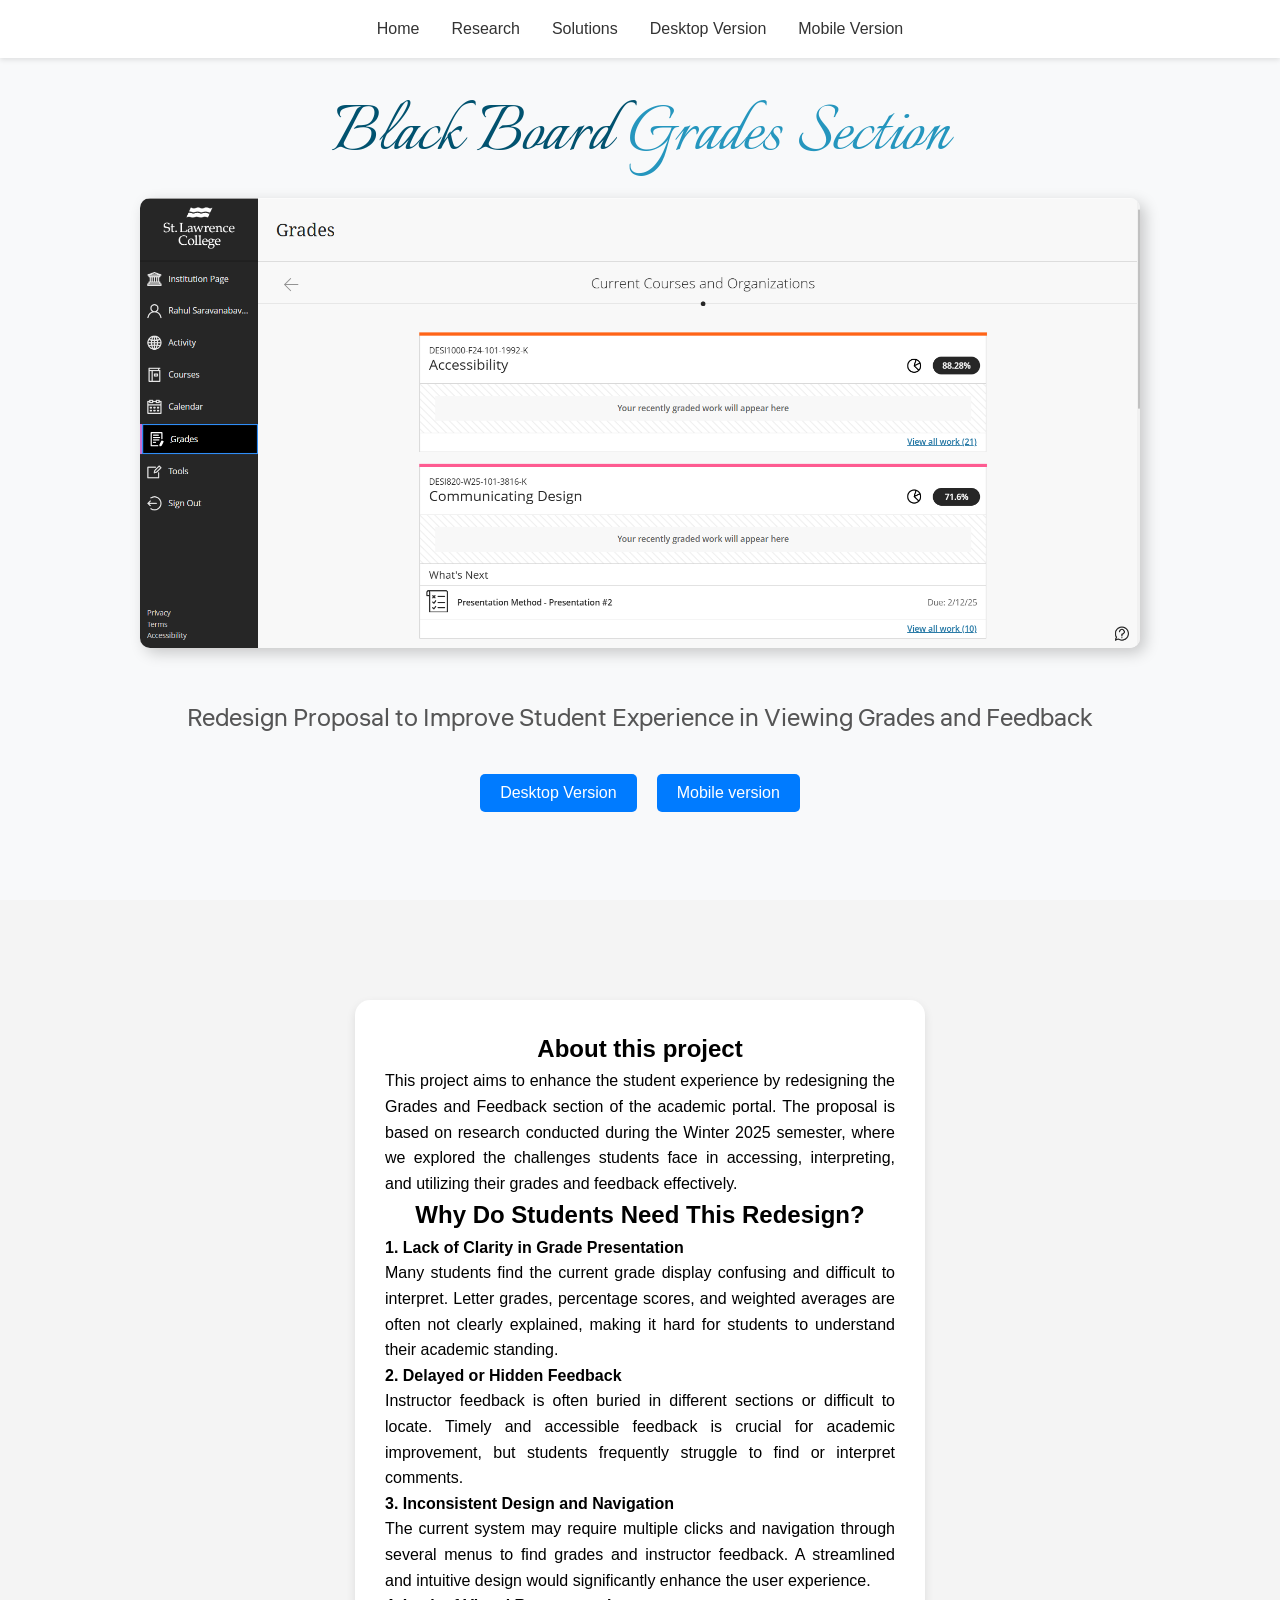
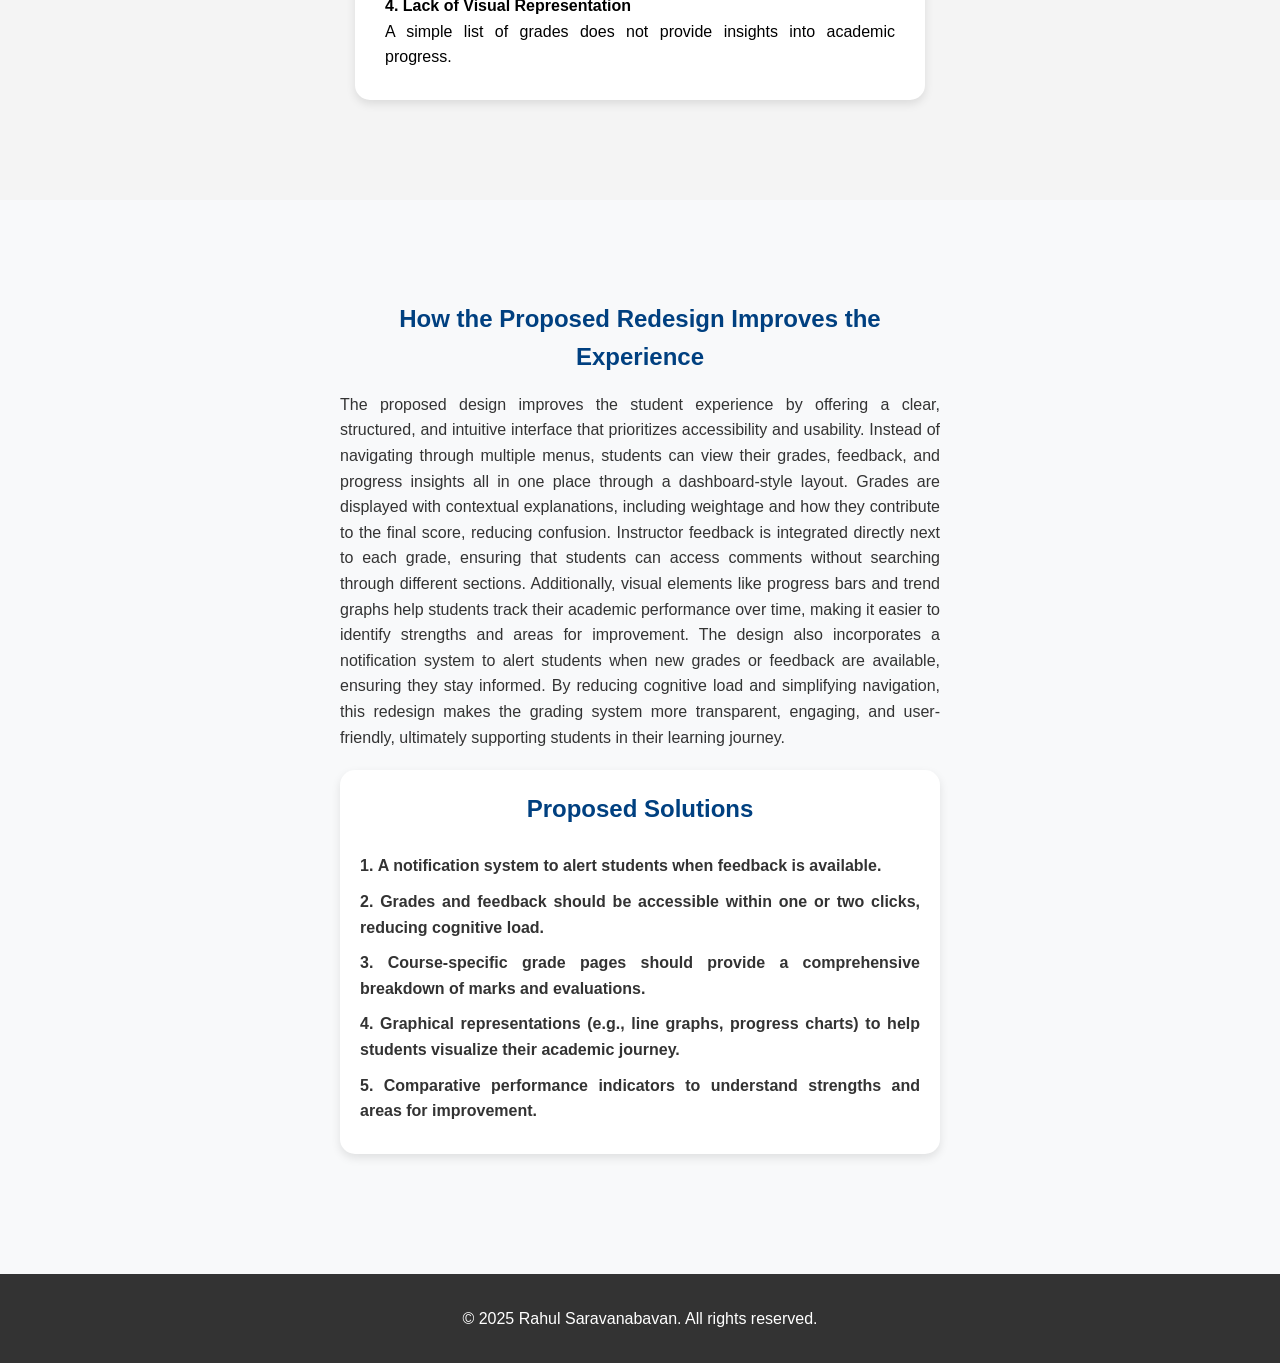
<file: index.html>
<!DOCTYPE html>
<html lang="en">
<head>
    <meta charset="UTF-8">
    <meta name="viewport" content="width=device-width, initial-scale=1.0">
    <title>Presentation Website</title>
    <link rel="stylesheet" href="style.css">
</head>
<body>
    <nav>
        <div class="nav-container">
            <div class="nav-links">
                <a href="index.html">Home</a>
                <a href="#about">Research</a>
                <a href="#solutions">Solutions</a>
                <a href="desktop.html">Desktop Version</a>
                <a href="mobile.html">Mobile Version</a>
            </div>
        </div>
    </nav>

    <section id="research" class="first-box">
        <div class="first-box-text">
            <h1><span>Black Board</span> <span class="hide-on-scroll">Grades Section</span></h1>   
        </div>
        <div class="blackboard-image">
            <img src="./assets/presentgrades.png" alt="grades section present" >
        </div>
        <div class="first-box-text">
            <div class="first-box-possibility">
                <p>Redesign Proposal to Improve Student Experience in Viewing Grades and Feedback</p>
        </div>
        <div class="button-container">
            <a href="https://www.figma.com/proto/GHk5QS9EAzTQwgb0wr01BL/UX_Prototyping?page-id=31%3A251&node-id=32-403&p=f&viewport=9%2C53%2C0.2&t=T61R5vVdI2T4ETaS-1&scaling=scale-down&content-scaling=fixed&starting-point-node-id=32%3A403" target="_blank" title="Desktop version "> 
                <button>Desktop Version</button>
            </a>     

            <a href="https://www.figma.com/proto/GHk5QS9EAzTQwgb0wr01BL/UX_Prototyping?page-id=0%3A1&node-id=5-194&p=f&viewport=228%2C185%2C0.17&t=hdobS7DF7sM48cHJ-1&scaling=scale-down&content-scaling=fixed&starting-point-node-id=5%3A194" target="_blank" title="Mobile version "> 
                <button>Mobile version </button>
            </a> 
        </div>
    </section>

    <section id="about">
        <div class="about-section">
            <h2>About this project</h2>
            <p>This project aims to enhance the student experience 
                by redesigning the Grades and Feedback section of the academic portal. 
                The proposal is based on research conducted during the Winter 2025
                semester, where we explored the challenges students face in accessing,
                interpreting, and utilizing their grades and feedback effectively.</p>
            <h2>Why Do Students Need This Redesign?</h2>
            <p> 
                <ol>
                    <strong><li>Lack of Clarity in Grade Presentation</li></strong>
                        Many students find the current grade display confusing and difficult to interpret.
                        Letter grades, percentage scores, and weighted averages are often not clearly explained, making it hard for students to understand their academic standing.
                    <strong><li>Delayed or Hidden Feedback</li> </strong>
                        Instructor feedback is often buried in different sections or difficult to locate. 
                        Timely and accessible feedback is crucial for academic improvement, but students frequently struggle to find or interpret comments.
                    <strong><li>Inconsistent Design and Navigation</li></strong>
                        The current system may require multiple clicks and navigation through several menus to find grades and instructor feedback.
                        A streamlined and intuitive design would significantly enhance the user experience.
                    <strong><li>Lack of Visual Representation</li></strong>
                        A simple list of grades does not provide insights into academic progress.
                </ol>
            </p>
    </section>
    <section id="solutions">
        <div class="contact-form">
            <h2><strong>How the Proposed Redesign Improves the Experience</strong></h2>
            <p>The proposed design improves the student experience by 
                offering a clear, structured, and intuitive interface 
                that prioritizes accessibility and usability. Instead 
                of navigating through multiple menus, students can view 
                their grades, feedback, and progress insights all in one 
                place through a dashboard-style layout. Grades are 
                displayed with contextual explanations, including 
                weightage and how they contribute to the final score, 
                reducing confusion. Instructor feedback is integrated 
                directly next to each grade, ensuring that students can 
                access comments without searching through different 
                sections. Additionally, visual elements like progress 
                bars and trend graphs help students track their academic 
                performance over time, making it easier to identify 
                strengths and areas for improvement. The design also 
                incorporates a notification system to alert students 
                when new grades or feedback are available, ensuring 
                they stay informed. By reducing cognitive load and 
                simplifying navigation, this redesign makes the grading 
                system more transparent, engaging, and user-friendly, 
                ultimately supporting students in their learning journey.</p>
            <div class="Solution">
                <h2><strong>Proposed Solutions</strong></h2>
                <p> 
                    <ol>
                        <strong><li>A notification system to alert students when feedback is available.</li></strong>

                        <strong><li>Grades and feedback should be accessible within one or two clicks, reducing cognitive load.</li> </strong>
                            
                        <strong><li>Course-specific grade pages should provide a comprehensive breakdown of marks and evaluations.</li></strong>

                        <strong><li>Graphical representations (e.g., line graphs, progress charts) to help students visualize their academic journey.</li></strong>

                        <strong><li>Comparative performance indicators to understand strengths and areas for improvement.</li></strong>
                    </ol>
                </p>
            </div>
        </div>
    </section>

    <footer>
        <p>&copy; 2025 Rahul Saravanabavan. All rights reserved.</p>
        <div class="social-links">
            <a href="#"><i class="fab fa-github"></i></a>
            <a href="#"><i class="fab fa-linkedin"></i></a>
        </div>
    </footer>

    <script>
        // Smooth scrolling for navigation links
        document.querySelectorAll('a[href^="#"]').forEach(anchor => {
            anchor.addEventListener('click', function (e) {
                e.preventDefault();
                document.querySelector(this.getAttribute('href')).scrollIntoView({
                    behavior: 'smooth'
                });
            });
        });

        // Reveal animations when scrolling
        window.addEventListener('scroll', function() {
            const sections = document.querySelectorAll('section');
            sections.forEach(section => {
                const sectionTop = section.getBoundingClientRect().top;
                const windowHeight = window.innerHeight;
                
                if(sectionTop < windowHeight - 100) {
                    section.style.opacity = '1';
                    section.style.transform = 'translateY(0)';
                }
            });
        });
    </script>
</body>
</html>
</file>
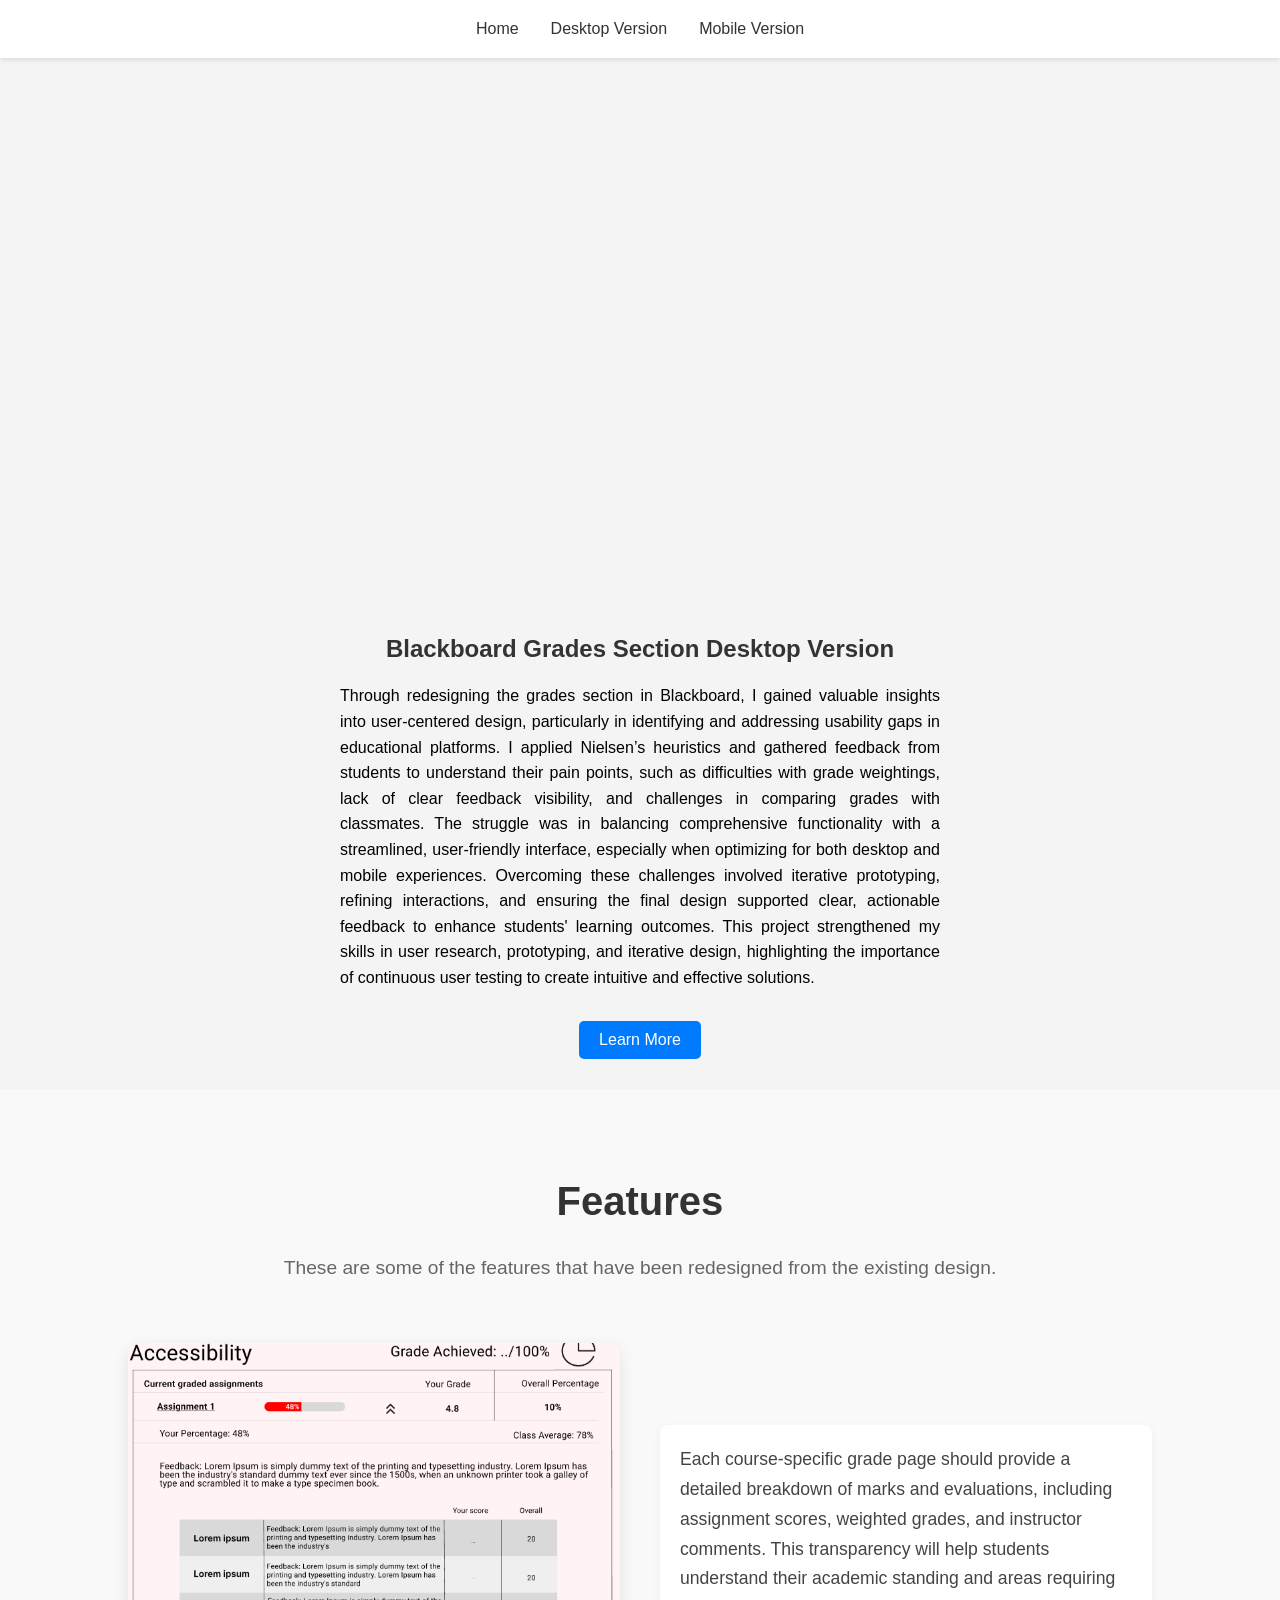
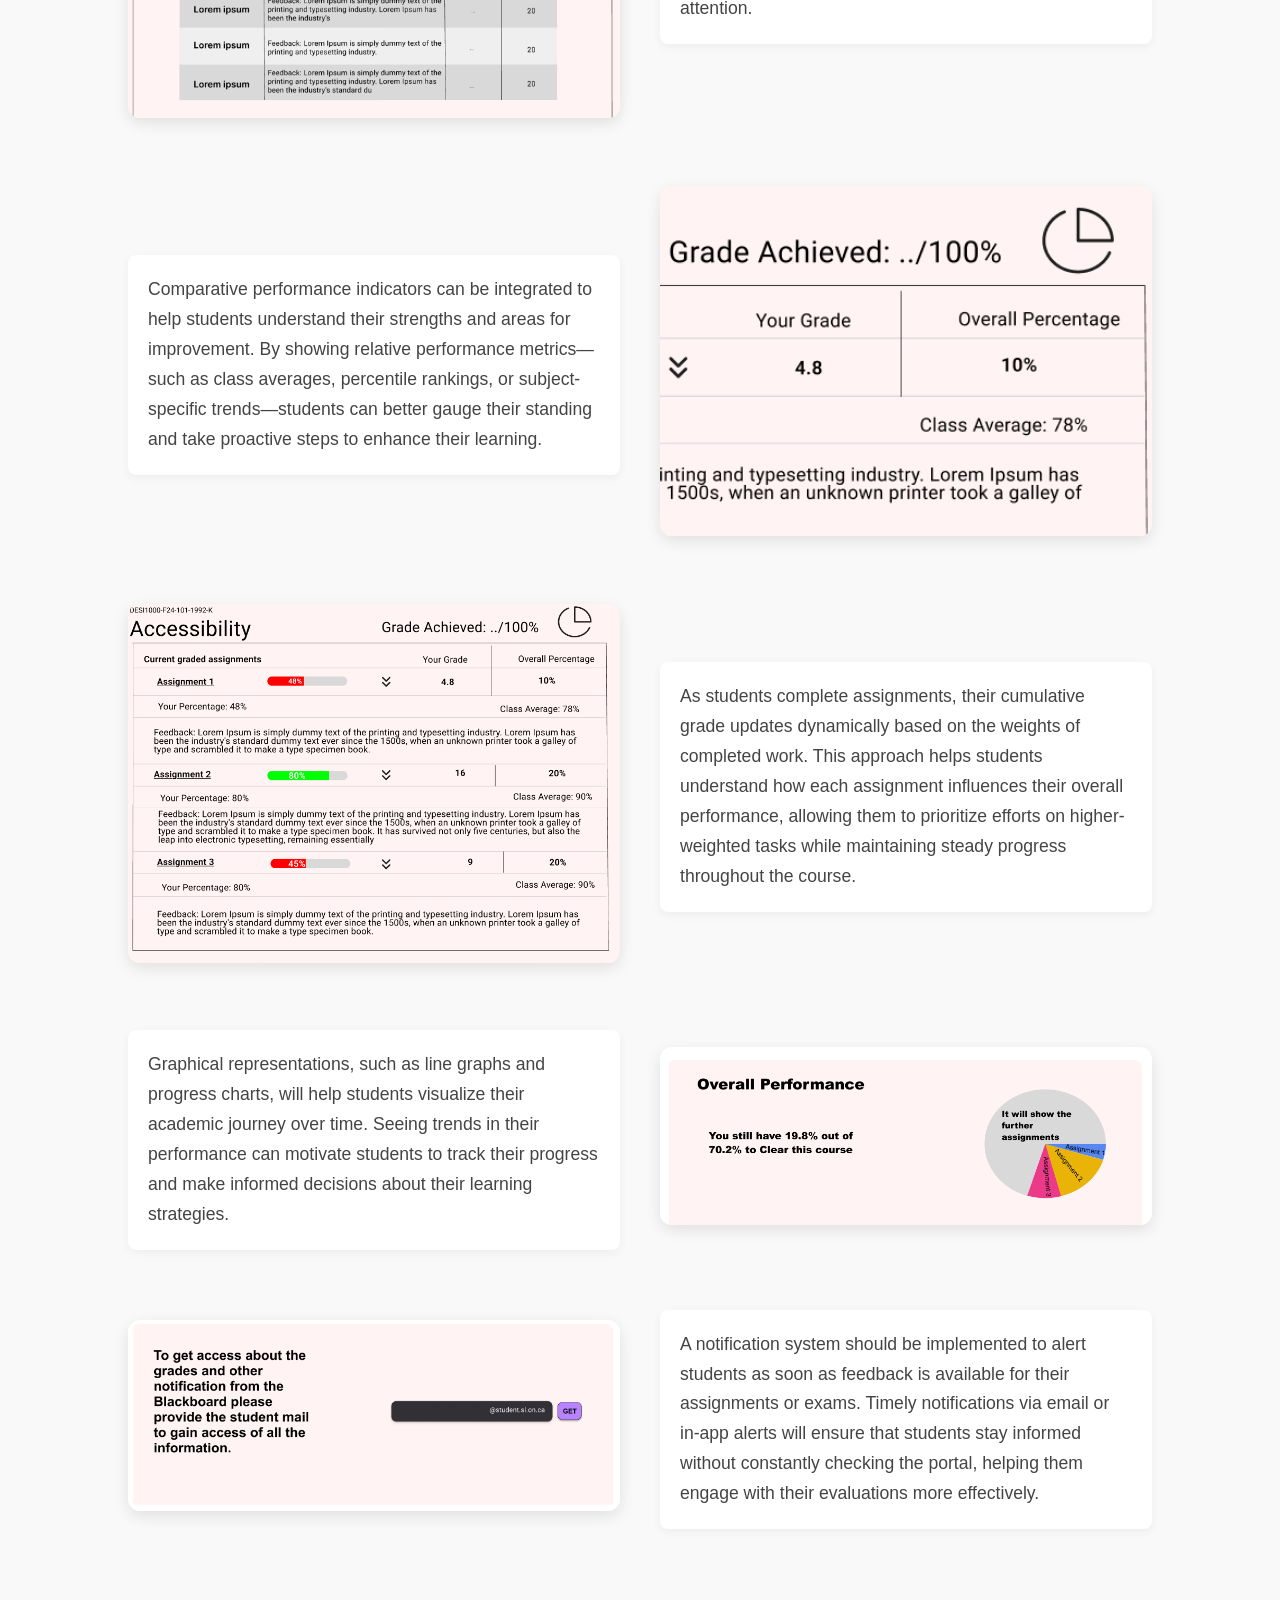
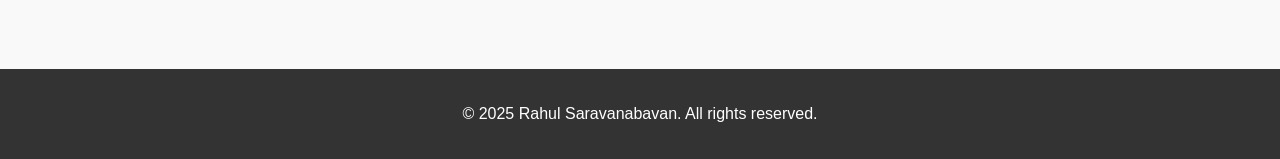
<file: desktop.html>
<!DOCTYPE html>
<html lang="en">
<head>
    <meta charset="UTF-8">
    <meta name="viewport" content="width=device-width, initial-scale=1.0">
    <title>Rahul Portfolio</title>
    <link rel="stylesheet" href="style.css">
</head>
<body>
    <nav>
        <div class="nav-container">
            <div class="nav-links">
                <a href="index.html">Home</a>
                <a href="desktop.html">Desktop Version</a>
                <a href="mobile.html">Mobile Version</a>
            </div>
        </div>
    </nav>
    <section class="project-section">
        <div class="project-image">
            <video width="1200" height="500" autoplay muted>
                <source src="./assets/prototype.webm" type="video/webm">
              Your browser does not support the video tag.
              </video>
        </div>
        <div class="project-content">
            <h2>Blackboard Grades Section Desktop Version</h2>
            <p>Through redesigning the grades section in Blackboard, 
                I gained valuable insights into user-centered design, particularly 
                in identifying and addressing usability gaps in educational platforms. 
                I applied Nielsen’s heuristics and gathered feedback from students to understand 
                their pain points, such as difficulties with grade weightings, lack of 
                clear feedback visibility, and challenges in comparing grades with classmates. 
                The struggle was in balancing comprehensive functionality with a streamlined, 
                user-friendly interface, especially when optimizing for both desktop and mobile 
                experiences. Overcoming these challenges involved iterative prototyping, refining 
                interactions, and ensuring the final design supported clear, actionable feedback 
                to enhance students' learning outcomes. This project strengthened my skills in user 
                research, prototyping, and iterative design, highlighting the importance of continuous
                 user testing to create intuitive and effective solutions.
            </p>
            <a href="https://www.figma.com/proto/GHk5QS9EAzTQwgb0wr01BL/UX_Prototyping?page-id=31%3A251&node-id=32-403&p=f&viewport=9%2C53%2C0.2&t=8i99BBbM33qabsxr-1&scaling=scale-down&content-scaling=fixed&starting-point-node-id=32%3A403" target="_blank">
                <button class="figma">Learn More</button>
            </a>
        </div>
    </section>

    <section class="project-section3">
        <div class="project-box">
            <h2>Features</h2>
            <p>These are some of the features that have been redesigned from the existing design.</p>
        </div>
        <!-- Feature 1 -->
        <div class="feature-box">
            <div class="feature-image">
                <img src="./assets/feature1.png" alt="Feature 1">
            </div>
            <div class="feature-text">
                <p>Each course-specific grade page should provide a detailed breakdown of marks and evaluations, including assignment scores, weighted grades, and instructor comments. This transparency will help students understand their academic standing and areas requiring attention.</p>
            </div>
        </div>
        <!-- Feature 2 -->
        <div class="feature-box reverse">
            <div class="feature-image">
                <img src="./assets/feature2.png" alt="Feature 2">
            </div>
            <div class="feature-text">
                <p>Comparative performance indicators can be integrated to help students understand their strengths and areas for improvement. By showing relative performance metrics—such as class averages, percentile rankings, or subject-specific trends—students can better gauge their standing and take proactive steps to enhance their learning.</p>
            </div>
        </div>
        <!-- Feature 3 -->
        <div class="feature-box">
            <div class="feature-image">
                <img src="./assets/feature3.png" alt="Feature 3">
            </div>
            <div class="feature-text">
                <p>As students complete assignments, their cumulative grade updates dynamically based on the weights of completed work. This approach helps students understand how each assignment influences their overall performance, allowing them to prioritize efforts on higher-weighted tasks while maintaining steady progress throughout the course.</p>
            </div>
        </div>
        <!-- Feature 4 -->
        <div class="feature-box reverse">
            <div class="feature-image">
                <img src="./assets/feature4.png" alt="Feature 4">
            </div>
            <div class="feature-text">
                <p>Graphical representations, such as line graphs and progress charts, will help students visualize their academic journey over time. Seeing trends in their performance can motivate students to track their progress and make informed decisions about their learning strategies.</p>
            </div>
        </div>
        <!-- Feature 5 -->
        <div class="feature-box">
            <div class="feature-image">
                <img src="./assets/feature5.png" alt="Feature 5">
            </div>
            <div class="feature-text">
                <p>A notification system should be implemented to alert students as soon as feedback is available for their assignments or exams. Timely notifications via email or in-app alerts will ensure that students stay informed without constantly checking the portal, helping them engage with their evaluations more effectively.</p>
            </div>
        </div>
    </section>
    
    

    <footer>
        <p>&copy; 2025 Rahul Saravanabavan. All rights reserved.</p>
        <div class="social-links">
            <a href="#"><i class="fab fa-github"></i></a>
            <a href="#"><i class="fab fa-linkedin"></i></a>
        </div>
    </footer>

    <script>
        // Smooth scrolling for navigation links
        document.querySelectorAll('a[href^="#"]').forEach(anchor => {
            anchor.addEventListener('click', function (e) {
                e.preventDefault();
                document.querySelector(this.getAttribute('href')).scrollIntoView({
                    behavior: 'smooth'
                });
            });
        });

        // Reveal animations when scrolling  <p>Volunteer role focusing on UX design for GIS applications. Applied user research and data-driven insights to improve the accessibility and usability of spatial data tools.</p>
        window.addEventListener('scroll', function() {
            const sections = document.querySelectorAll('section');
            sections.forEach(section => {
                const sectionTop = section.getBoundingClientRect().top;
                const windowHeight = window.innerHeight;
                
                if(sectionTop < windowHeight - 100) {
                    section.style.opacity = '1';
                    section.style.transform = 'translateY(0)';
                }
            });
        });
    </script>
</body>
</html>
</file>
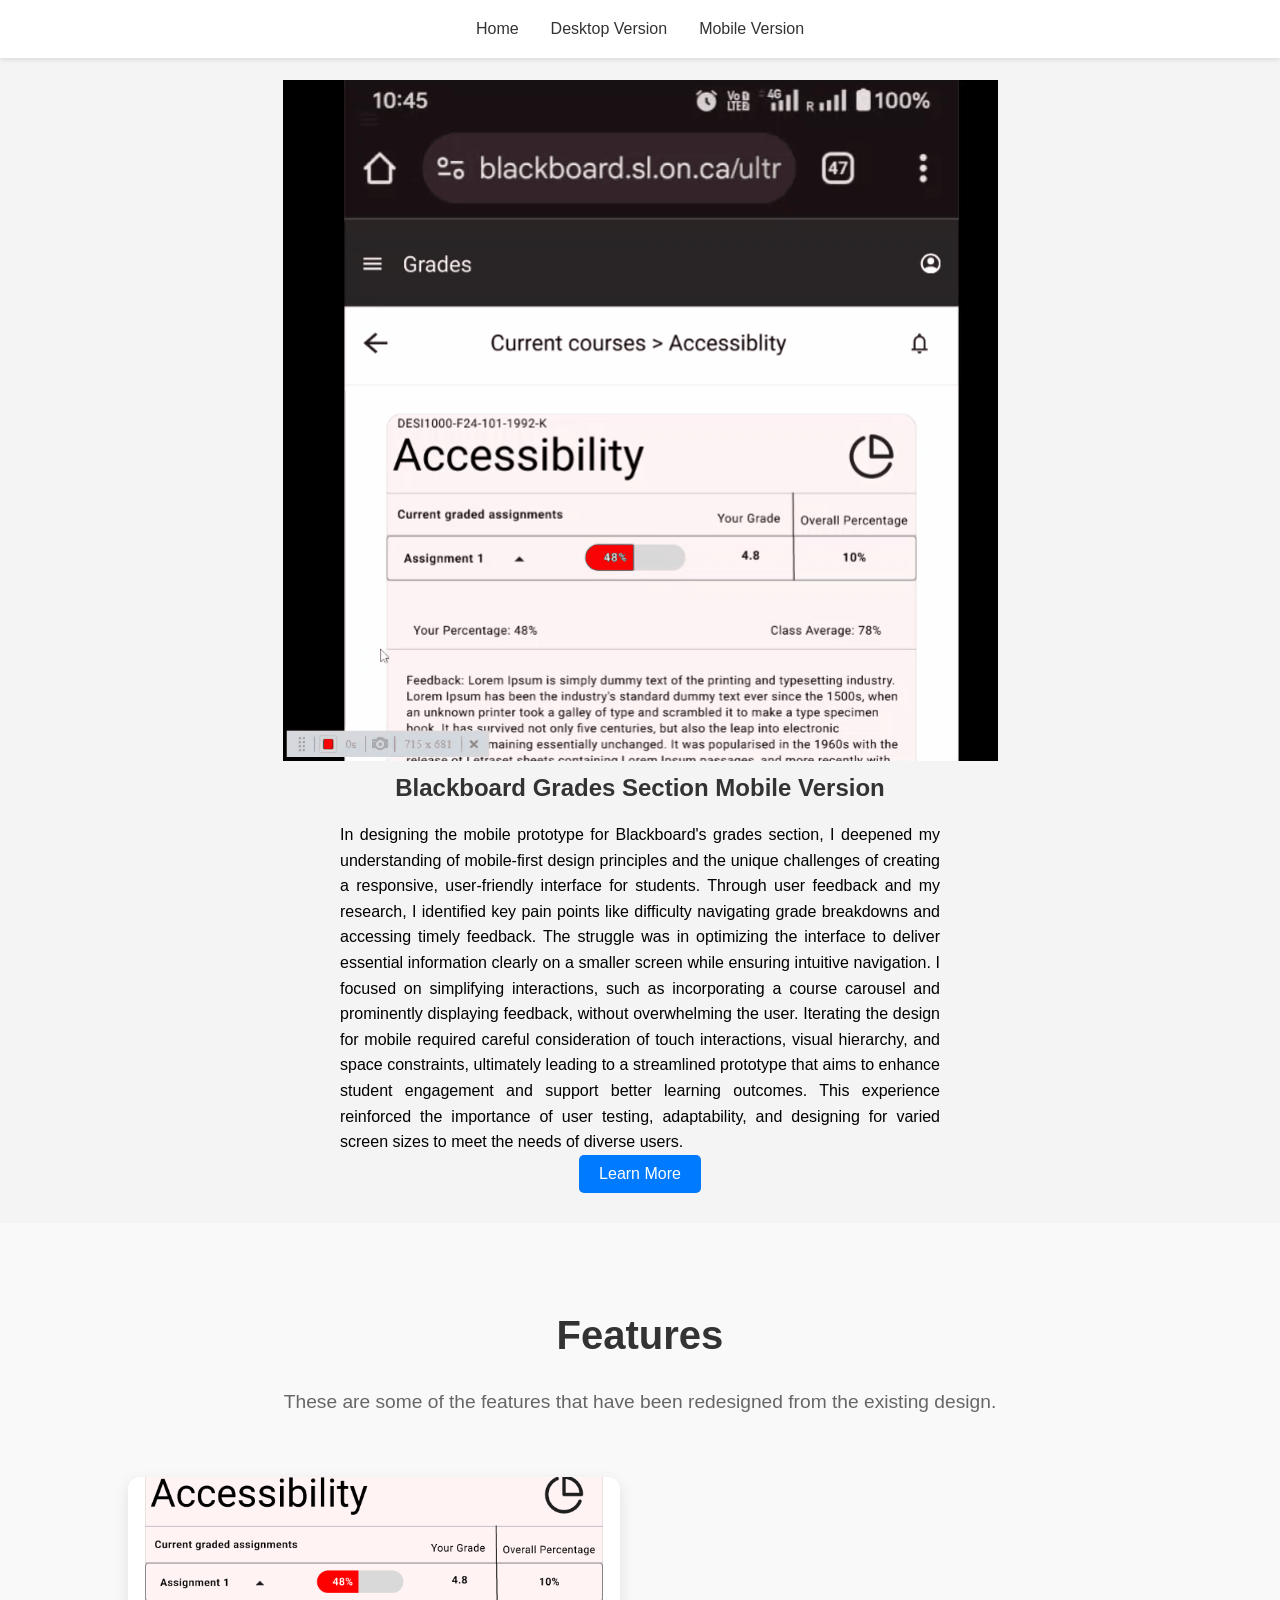
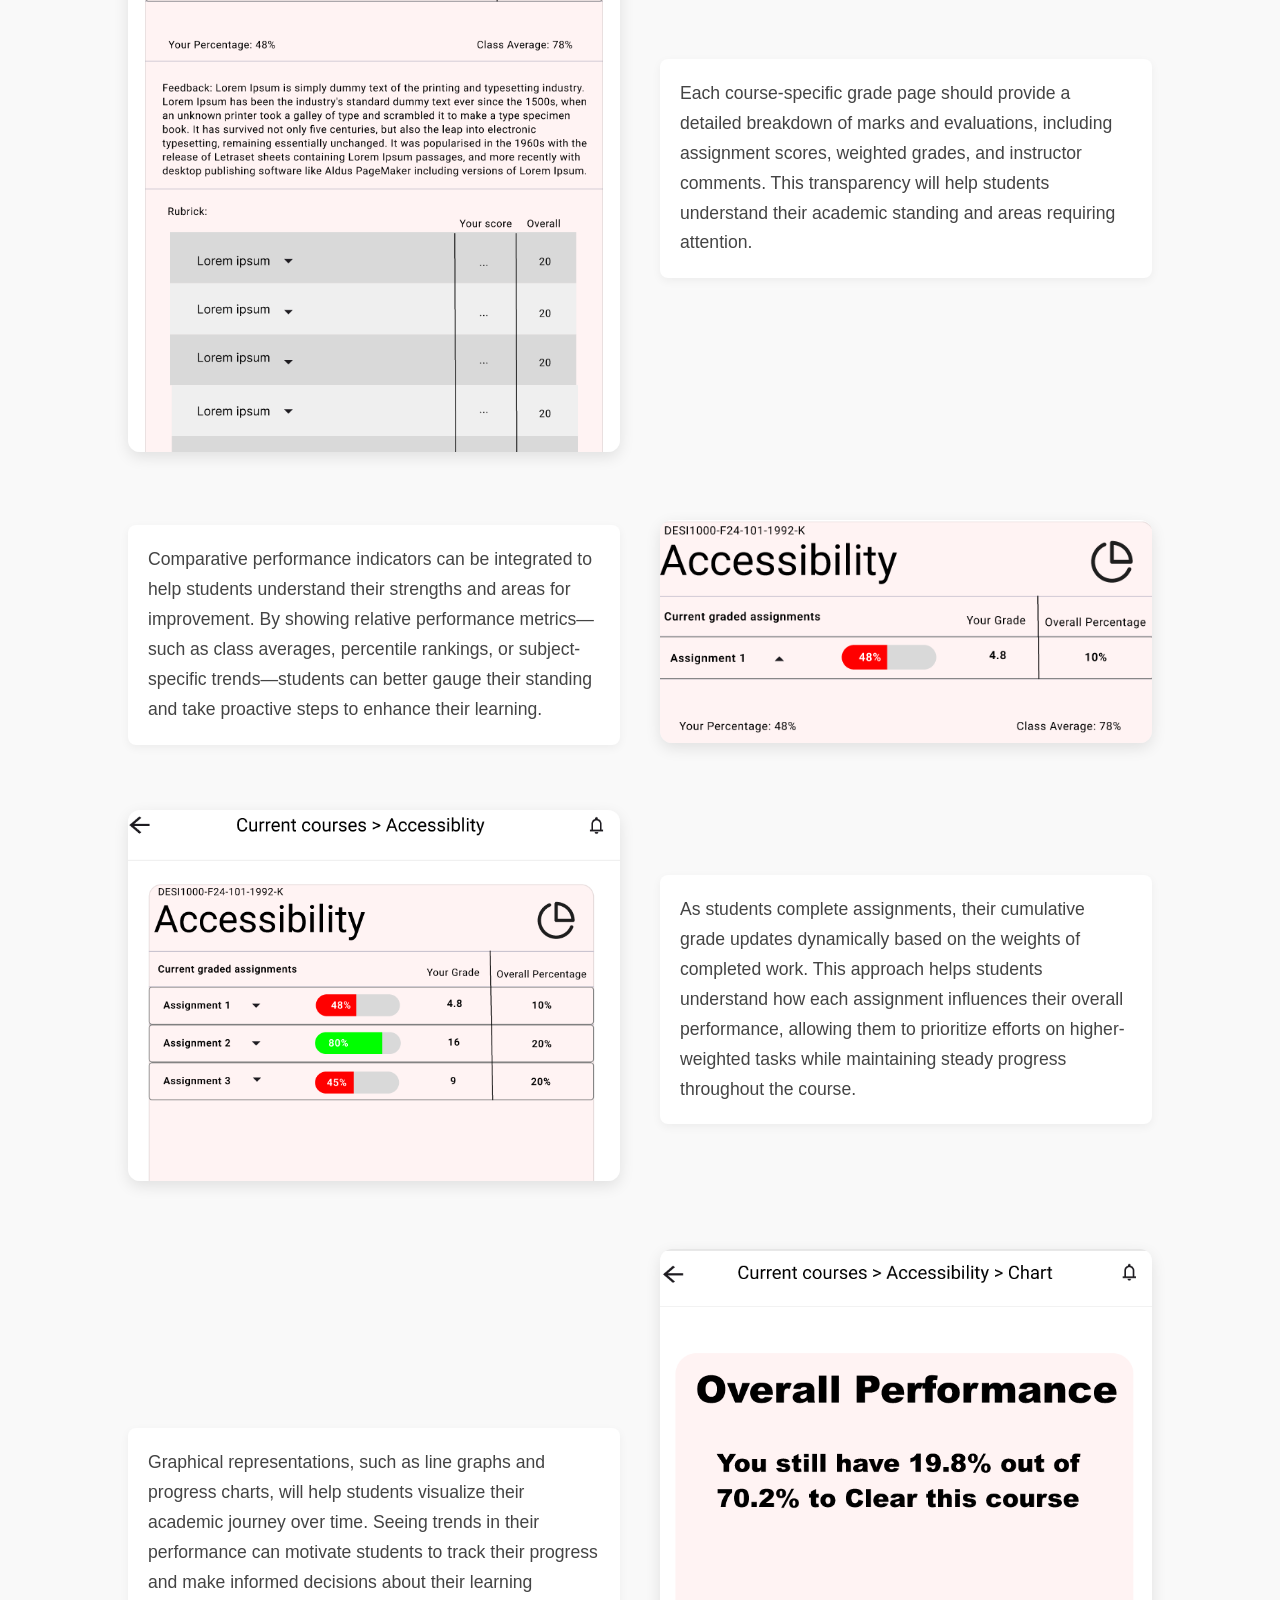
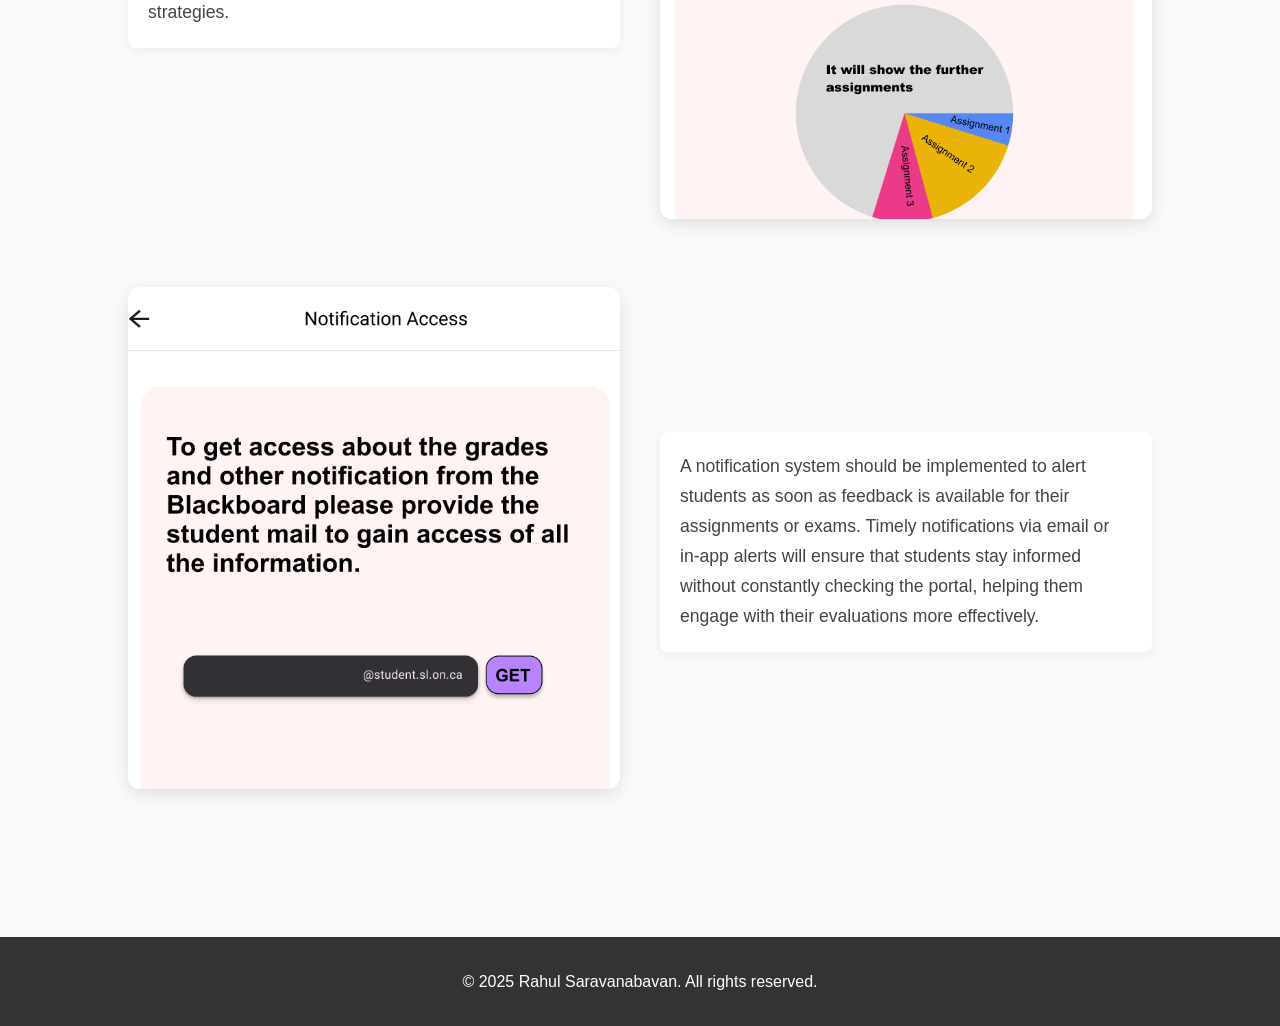
<file: mobile.html>
<!DOCTYPE html>
<html lang="en">
<head>
    <meta charset="UTF-8">
    <meta name="viewport" content="width=device-width, initial-scale=1.0">
    <title>Rahul Portfolio</title>
    <link rel="stylesheet" href="style.css">
</head>
<body>
    <nav>
        <div class="nav-container">
            <div class="nav-links">
                <a href="index.html">Home</a>
                <a href="desktop.html">Desktop Version</a>
                <a href="mobile.html">Mobile Version</a>
            </div>
        </div>
    </nav>

    <section class="project-section">
        <div class="project-image2">
            <img src="./assets/prototype2.gif" alt="Mobile prototype">
        </div>
        <div class="project-content">
            <h2>Blackboard Grades Section Mobile Version</h2>
            <p>In designing the mobile prototype for Blackboard's grades section, 
                I deepened my understanding of mobile-first design principles and the unique 
                challenges of creating a responsive, user-friendly interface for students. Through 
                user feedback and my research, I identified key pain points like difficulty navigating 
                grade breakdowns and accessing timely feedback. The struggle was in optimizing the interface
                 to deliver essential information clearly on a smaller screen while ensuring intuitive 
                 navigation. I focused on simplifying interactions, such as incorporating a course 
                 carousel and prominently displaying feedback, without overwhelming the user. 
                 Iterating the design for mobile required careful consideration of touch interactions, 
                 visual hierarchy, and space constraints, ultimately leading to a streamlined prototype 
                 that aims to enhance student engagement and support better learning outcomes. 
                 This experience reinforced the importance of user testing, adaptability, and designing 
                 for varied screen sizes to meet the needs of diverse users.
            </p>
            <a href="https://www.figma.com/proto/GHk5QS9EAzTQwgb0wr01BL/UX_Prototyping?page-id=0%3A1&node-id=5-194&p=f&viewport=228%2C185%2C0.17&t=hdobS7DF7sM48cHJ-1&scaling=scale-down&content-scaling=fixed&starting-point-node-id=5%3A194" target="_blank" title="Mobile Version">
                <button>Learn More</button>
            </a>
        </div>
    </section>

    <section class="project-section3">
        <div class="project-box">
            <h2>Features</h2>
            <p>These are some of the features that have been redesigned from the existing design.</p>
        </div>
        <!-- Feature 1 -->
        <div class="feature-box">
            <div class="feature-image">
                <img src="./assets/featureM1.png" alt="Feature 1">
            </div>
            <div class="feature-text">
                <p>Each course-specific grade page should provide a detailed breakdown of marks and evaluations, including assignment scores, weighted grades, and instructor comments. This transparency will help students understand their academic standing and areas requiring attention.</p>
            </div>
        </div>
        <!-- Feature 2 -->
        <div class="feature-box reverse">
            <div class="feature-image">
                <img src="./assets/featureM2.png" alt="Feature 2">
            </div>
            <div class="feature-text">
                <p>Comparative performance indicators can be integrated to help students understand their strengths and areas for improvement. By showing relative performance metrics—such as class averages, percentile rankings, or subject-specific trends—students can better gauge their standing and take proactive steps to enhance their learning.</p>
            </div>
        </div>
        <!-- Feature 3 -->
        <div class="feature-box">
            <div class="feature-image">
                <img src="./assets/featureM3.png" alt="Feature 3">
            </div>
            <div class="feature-text">
                <p>As students complete assignments, their cumulative grade updates dynamically based on the weights of completed work. This approach helps students understand how each assignment influences their overall performance, allowing them to prioritize efforts on higher-weighted tasks while maintaining steady progress throughout the course.</p>
            </div>
        </div>
        <!-- Feature 4 -->
        <div class="feature-box reverse">
            <div class="feature-image">
                <img src="./assets/featureM4.png" alt="Feature 4">
            </div>
            <div class="feature-text">
                <p>Graphical representations, such as line graphs and progress charts, will help students visualize their academic journey over time. Seeing trends in their performance can motivate students to track their progress and make informed decisions about their learning strategies.</p>
            </div>
        </div>
        <!-- Feature 5 -->
        <div class="feature-box">
            <div class="feature-image">
                <img src="./assets/featureM5.png" alt="Feature 5">
            </div>
            <div class="feature-text">
                <p>A notification system should be implemented to alert students as soon as feedback is available for their assignments or exams. Timely notifications via email or in-app alerts will ensure that students stay informed without constantly checking the portal, helping them engage with their evaluations more effectively.</p>
            </div>
        </div>
    </section>
    <footer>
        <p>&copy; 2025 Rahul Saravanabavan. All rights reserved.</p>
        <div class="social-links">
            <a href="#"><i class="fab fa-github"></i></a>
            <a href="#"><i class="fab fa-linkedin"></i></a>
        </div>
    </footer>

    <script>
        // Smooth scrolling for navigation links
        document.querySelectorAll('a[href^="#"]').forEach(anchor => {
            anchor.addEventListener('click', function (e) {
                e.preventDefault();
                document.querySelector(this.getAttribute('href')).scrollIntoView({
                    behavior: 'smooth'
                });
            });
        });

        // Reveal animations when scrolling
        window.addEventListener('scroll', function() {
            const sections = document.querySelectorAll('section');
            sections.forEach(section => {
                const sectionTop = section.getBoundingClientRect().top;
                const windowHeight = window.innerHeight;
                
                if(sectionTop < windowHeight - 100) {
                    section.style.opacity = '1';
                    section.style.transform = 'translateY(0)';
                }
            });
        });
    </script>
</body>
</html>
</file>
<file: style.css>
/* Basic Reset */
@import url('https://fonts.googleapis.com/css2?family=Italianno&family=Lavishly+Yours&family=Stylish&display=swap');
@import url('https://fonts.googleapis.com/css2?family=Liter&display=swap');
* {
    margin: 0;
    padding: 0;
    box-sizing: border-box;
}

body {
    font-family: 'Segoe UI', Tahoma, Geneva, Verdana, sans-serif;
    line-height: 1.6;
    color: #333;
}

/* Navigation */
nav {
    position: fixed;
    top: 0;
    width: 100%;
    background: #ffffff;
    box-shadow: 0 2px 5px rgba(0,0,0,0.1);
    z-index: 1000;
    display: flex;
    justify-content: center; 
}

.nav-container {
    max-width: 1200px;
    width: 100%;
    padding: 1rem;
    display: flex;
    justify-content: center; 
    align-items: center;
}

.nav-links {
    display: flex;
    gap: 2rem;
}

.nav-links a {
    text-decoration: none;
    color: #333;
    font-weight: 500;
}

/* Sections */
section {
    padding: 70px;
    min-height: 100vh;
    display: flex;
    align-items: center;
    justify-content: space-between;
    background: #f8f9fa;
}
.first-box {
    display: inline-block;
    width: 100%;
}

.first-box-text h1 {
    font-size: 3rem;
    margin: 0;
    font-family: "Italianno", serif;
    font-weight: 400;
    font-size: 80px;
    font-style: normal;
    color: #01526f;
    display: flexbox;
    justify-content: center;
    text-align: center;
}

.first-box-text .hide-on-scroll {
    transition: opacity 0.5s ease;
    color: #2596be;
}
.first-box-text p {
    font-size: 25px;
    color: #555;
    font-family: "Liter", serif;
    font-weight: 400;
    font-style: normal;
}

.first-box button {
    margin-top: 1rem;
    padding: 10px 20px;
    background: #007bff;
    color: white;
    border: none;
    cursor: pointer;
    font-size: 1rem;
}
.first-box-possibility {
    display: block;
    justify-content: center; /* Centers horizontally */
    text-align: center; /* Ensures text is centered inside the <p> */
    margin-top: 50px;
    font-family: "Liter", serif;
    font-weight: 400;
    font-style: normal;
}

.blackboard-image {
    display: flex;
    justify-content: center;
    align-items: center;
}

.blackboard-image img {
    height: 875; 
    width: 1000px;
    border-radius: 10px;
    box-shadow: 5px 5px 15px rgba(0, 0, 0, 0.2);
}

/* Hiding "Saravanabavan" on scroll */
.hidden {
    opacity: 0;
    color: #2596be;
}

/* About section */
#about {
    display: flex;
    justify-content: center;
    align-items: center;
    height: auto; /* Adjust based on your layout */
    background-color: #f4f4f4; /* Light background for contrast */
}

.about-section {
    background: white;
    padding: 30px;
    border-radius: 15px; /* Rounded corners */
    box-shadow: 0 4px 10px rgba(0, 0, 0, 0.1); /* Soft shadow */
    text-align: center;
    width: 50%; /* Adjust width */
    max-width: 600px; /* Prevents it from getting too wide */
    color: rgb(0, 0, 0);
    align-items: center;
}

.about-section p{
    text-align: justify;
    color: rgb(0, 0, 0);
}

.about-image {
    flex:1;
    display: flex;
    justify-content: right;
    height: 600px;
}

.about-image img {
    max-width: 400px;
    border-radius: 10px;
    box-shadow: 5px 5px 15px rgba(0, 0, 0, 0.2);
}

li, ol{
    text-align: left;
    text-align: justify;
    padding: 0;
    margin: 0;
    list-style-position: inside;
}

#solutions{
    padding: 100px;
    min-height: 100vh;
    display: flex;
    align-items: center;
    background: #f8f9fa;
}
.contact-form p{
    text-align: justify;
}

.Solution {
    display: flex;
    flex-direction: column;
    justify-content: center;
    align-items: center;
    border-radius: 15px; /* Rounded corners */
    box-shadow: 0 4px 10px rgba(0, 0, 0, 0.1); /* Soft shadow */
    background: white;
    width: auto;
    max-width: 600px; /* Prevents excessive stretching */
    padding: 20px; /* Adds spacing inside the box */
    margin: 20px auto; /* Centers the box horizontally */
    text-align: center;
}

.Solution ol {
    padding: 0;
    margin: 0;
    list-style-position: inside;
    text-align: center;
}

.Solution li {
    font-weight: bold;
    margin: 10px 0; /* Adds spacing between list items */
}


/* Heading Style */
.contact-form h2 {
    text-align: center;
    font-size: 24px;
    color: #004080; /* Matching Dark Blue */
    margin-bottom: 15px;
    font-weight: bold;
}

/* Projects */
/* Projects */
.project-section {
    display: flex;
    flex-direction: column;
    align-items: center;
    padding: 30px;
    background-color: #f4f4f4;
}

.project-image {
    padding-top: 80px;
    display: flex;
    justify-content: center;
    margin-bottom: 20px;
}

.project-image img {
    max-width: 100%;
    height: auto;
    border-radius: 10px;
    box-shadow: 0 4px 10px rgba(0, 0, 0, 0.1);
}

.project-content {
    text-align: center;
    max-width: 600px;
}

.project-content h2 {
    margin-bottom: 15px;
}

.project-content p {
    text-align: justify;
    color: #000;  
}
.figma{
    margin-top: 30px;
}

/* Project Section 3 */
/* Styling for the main project section */
/* Project Section 3 - Main Container */
.project-section3 {
    padding: 80px 10%;
    background-color: #f9f9f9;
    display: flex;
    flex-direction: column;
    align-items: center;
}

/* Section Heading */
.project-section3 .project-box {
    text-align: center;
    margin-bottom: 60px;
    max-width: 800px;
    margin-left: auto;
    margin-right: auto;
}

.project-section3 h2 {
    font-size: 2.5rem;
    color: #333;
    margin-bottom: 20px;
}

.project-section3 .project-box p {
    font-size: 1.2rem;
    color: #666;
    line-height: 1.6;
}

/* Feature Box */
.feature-box {
    display: flex;
    align-items: center;
    gap: 40px;
    margin-bottom: 60px;
}

/* Reverse Layout for Even Features */
.feature-box.reverse {
    flex-direction: row-reverse;
}

/* Image Container */
.feature-image {
    flex: 1;
    min-width: 40%; /* Ensure the image doesn't shrink too much */
}

.feature-image img {
    width: 100%;
    height: auto;
    border-radius: 12px;
    box-shadow: 0 5px 15px rgba(0, 0, 0, 0.1);
}

/* Text Container */
.feature-text {
    flex: 1;
    min-width: 40%; /* Ensure the text container doesn't shrink too much */
}

.feature-text p {
    font-size: 1.1rem;
    color: #444;
    line-height: 1.7;
    padding: 20px;
    background-color: #fff;
    border-radius: 8px;
    box-shadow: 0 3px 10px rgba(0, 0, 0, 0.05);
    word-wrap: break-word; /* Important: Ensures text wraps within the container */
}

/* Responsive Design */
@media (max-width: 768px) {
    .project-section3 {
        padding: 40px 5%;
    }

    .feature-box {
        flex-direction: column;
        gap: 25px;
    }

    .feature-box.reverse {
        flex-direction: column; /* Reverse layout becomes default on small screens */
    }

    .feature-image,
    .feature-text {
        width: 100%;
        min-width: auto; /* Remove min-width restrictions for smaller screens */
        text-align: center; /* Center-align content for better readability */
    }
}

/* Responsive Design */
@media (max-width: 768px) {
    .project-section3 {
        padding: 40px 5%;
    }

    .features {
        flex-direction: column;
        gap: 25px;
    }

    .features:nth-child(even) {
        flex-direction: column;
    }

    .features > div {
        width: 100%;
        max-width: 500px;
    }

    .features p {
        width: 100%;
        padding: 15px;
    }
}

/* Ensuring the text and image are stacked vertically */
@media screen and (min-width: 768px) {
    .features {
        flex-direction: column; /* Ensure column direction for larger screens */
    }
}
/* Responsive Design: Stack items for smaller screens */
@media screen and (max-width: 768px) {
    .features {
        flex-direction: column;
        text-align: center;
    }
    .features img, .features p {
        width: 100%;
    }
}

.project-image2{
    margin-top: 50px;
    border-radius: 20%;
}

/* Contact Form */
.contact-form {
    max-width: 600px;
    margin: 0 auto;
    width: 100%;
}
/* Button */
.button-container {
    display: flex;
    justify-content: center; /* Centers buttons horizontally */
    align-items: center; /* Aligns buttons in the center vertically */
    gap: 20px; /* Adds space between the buttons */
    margin-top: 20px; /* Adjust if needed */
}

button {
    padding: 10px 20px;
    background: #007bff;
    color: white;
    border: none;
    cursor: pointer;
    font-size: 1rem;
    border-radius: 5px;
}

button:hover {
    background: #0056b3;
}


@keyframes fadeIn {
    from { opacity: 0; }
    to { opacity: 1; }
}

/* Footer */
footer {
    text-align: center;
    padding: 2rem;
    background: #333;
    color: white;
}

@media (max-width: 768px) {
    .nav-links {
        display: none;
    }
    
    section {
        padding: 3rem 1rem;
    }
}
</file>
